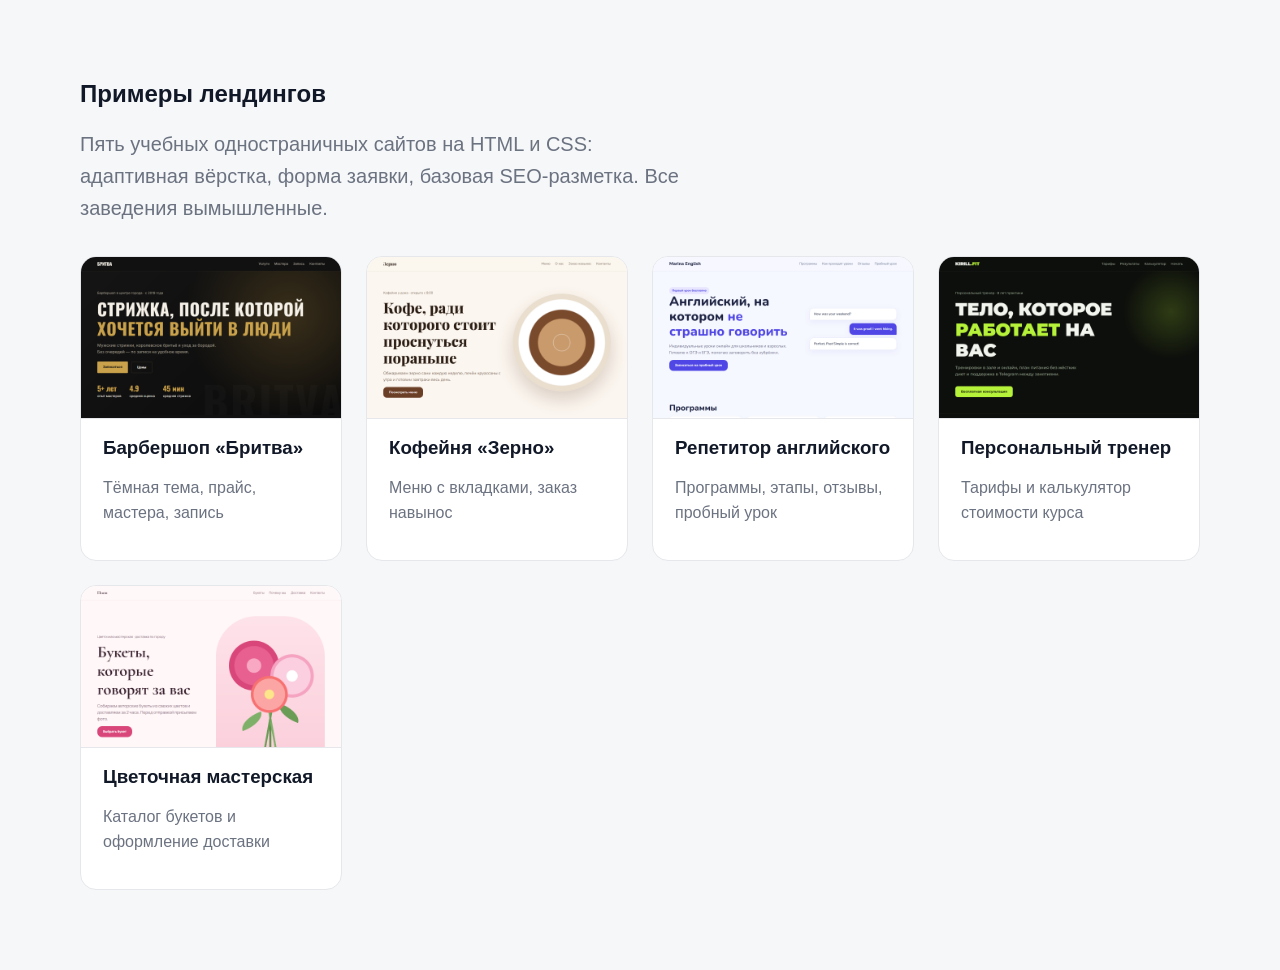
<file: index.html>
<!DOCTYPE html>
<html lang="ru">
<head>
  <meta charset="UTF-8">
  <meta name="viewport" content="width=device-width, initial-scale=1.0">
  <title>Примеры лендингов — портфолио</title>
  <meta name="description" content="Пять учебных лендингов: барбершоп, кофейня, репетитор, фитнес-тренер, цветочный магазин.">
  <link rel="stylesheet" href="shared/base.css">
  <style>
    :root { --bg: #f6f7f9; --card: #fff; --text: #111827; --muted: #6b7280; --line: #e5e7eb; --accent: #111827; --on-accent: #fff; --radius: 16px; }
    .item { display: block; text-decoration: none; overflow: hidden; padding: 0; }
    .item img { width: 100%; aspect-ratio: 16 / 10; object-fit: cover; object-position: top; border-bottom: 1px solid var(--line); }
    .item div { padding: 18px 22px; }
    .item h3 { margin: 0 0 4px; }
  </style>
</head>
<body>
  <main>
    <section>
      <div class="container">
        <h1>Примеры лендингов</h1>
        <p class="lead">Пять учебных одностраничных сайтов на HTML и CSS: адаптивная вёрстка, форма заявки, базовая SEO-разметка. Все заведения вымышленные.</p>
        <div class="grid" style="margin-top:32px">
          <a class="card item" href="barbershop/"><img src="screenshots/barbershop.png" alt="Барбершоп «Бритва»"><div><h3>Барбершоп «Бритва»</h3><p class="muted">Тёмная тема, прайс, мастера, запись</p></div></a>
          <a class="card item" href="coffee/"><img src="screenshots/coffee.png" alt="Кофейня «Зерно»"><div><h3>Кофейня «Зерно»</h3><p class="muted">Меню с вкладками, заказ навынос</p></div></a>
          <a class="card item" href="tutor/"><img src="screenshots/tutor.png" alt="Репетитор английского"><div><h3>Репетитор английского</h3><p class="muted">Программы, этапы, отзывы, пробный урок</p></div></a>
          <a class="card item" href="fitness/"><img src="screenshots/fitness.png" alt="Персональный тренер"><div><h3>Персональный тренер</h3><p class="muted">Тарифы и калькулятор стоимости курса</p></div></a>
          <a class="card item" href="flowers/"><img src="screenshots/flowers.png" alt="Цветочная мастерская «Пион»"><div><h3>Цветочная мастерская</h3><p class="muted">Каталог букетов и оформление доставки</p></div></a>
        </div>
      </div>
    </section>
  </main>
</body>
</html>
</file>
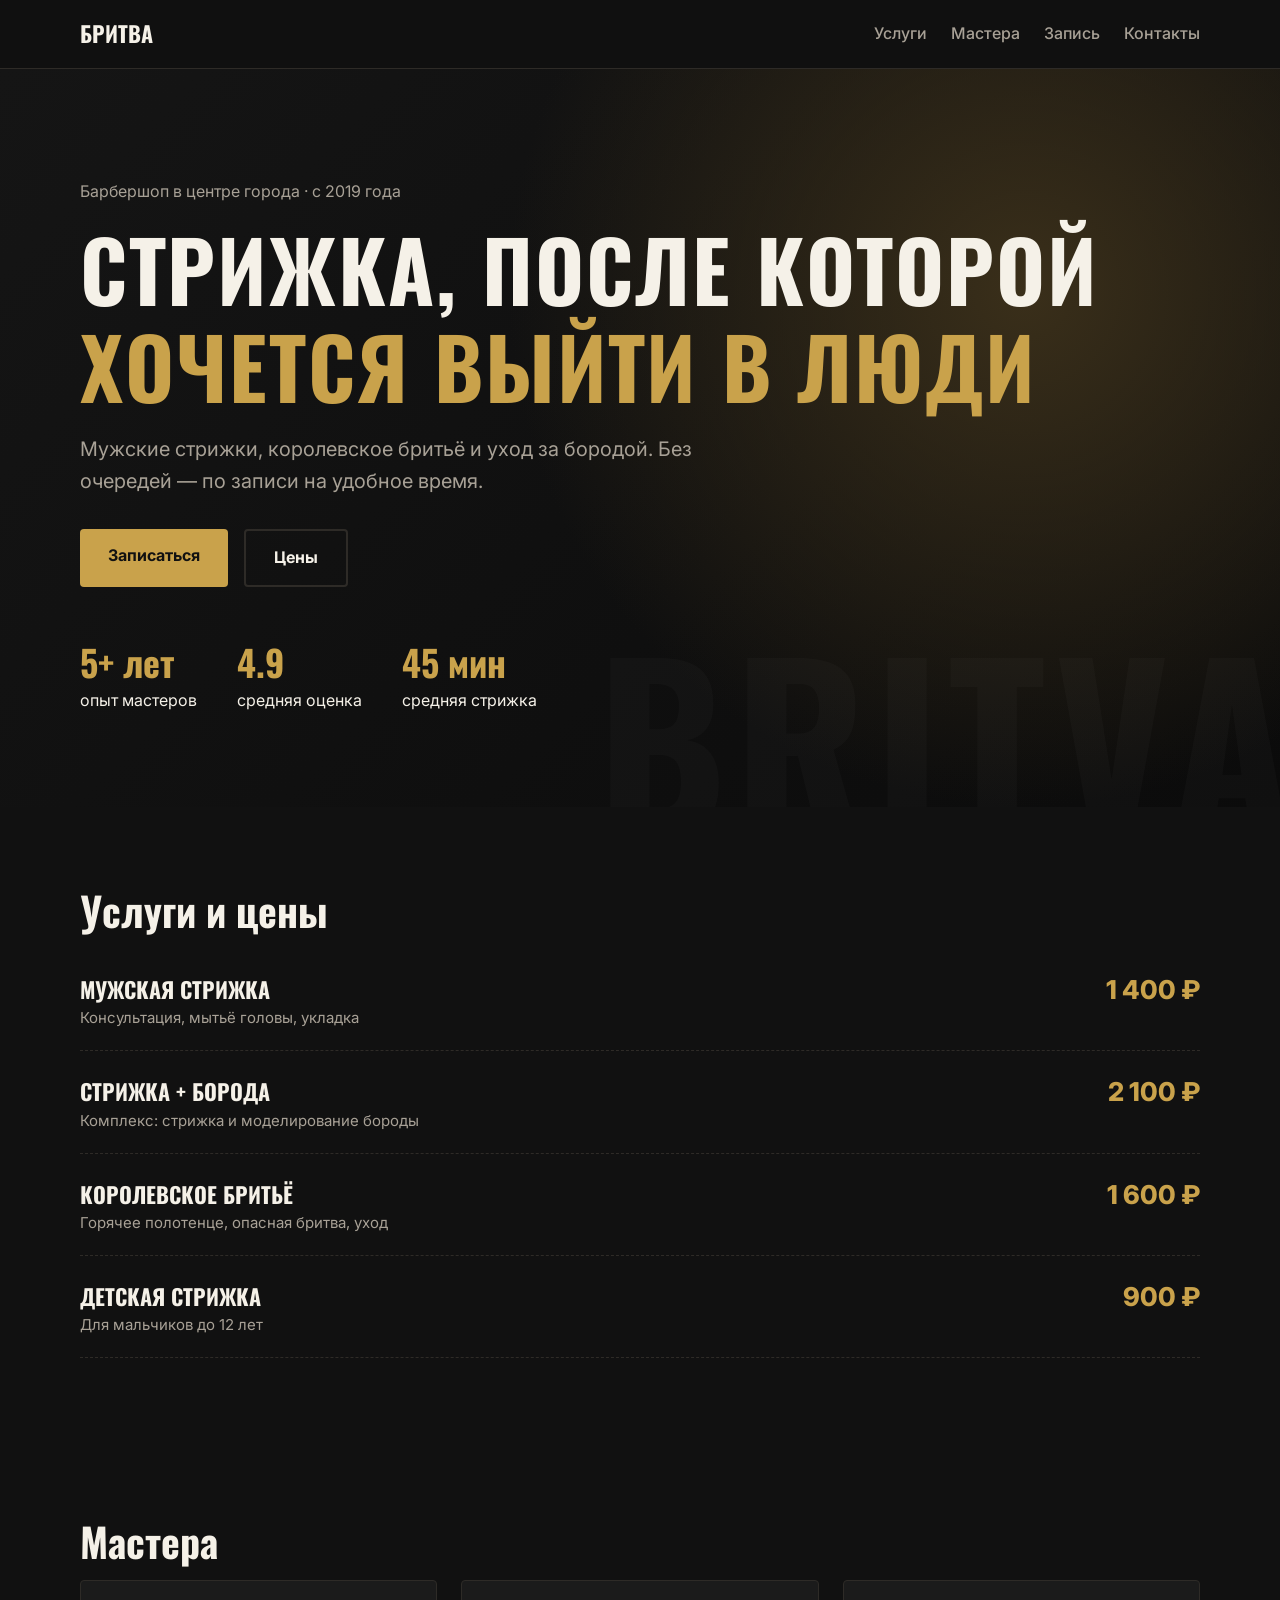
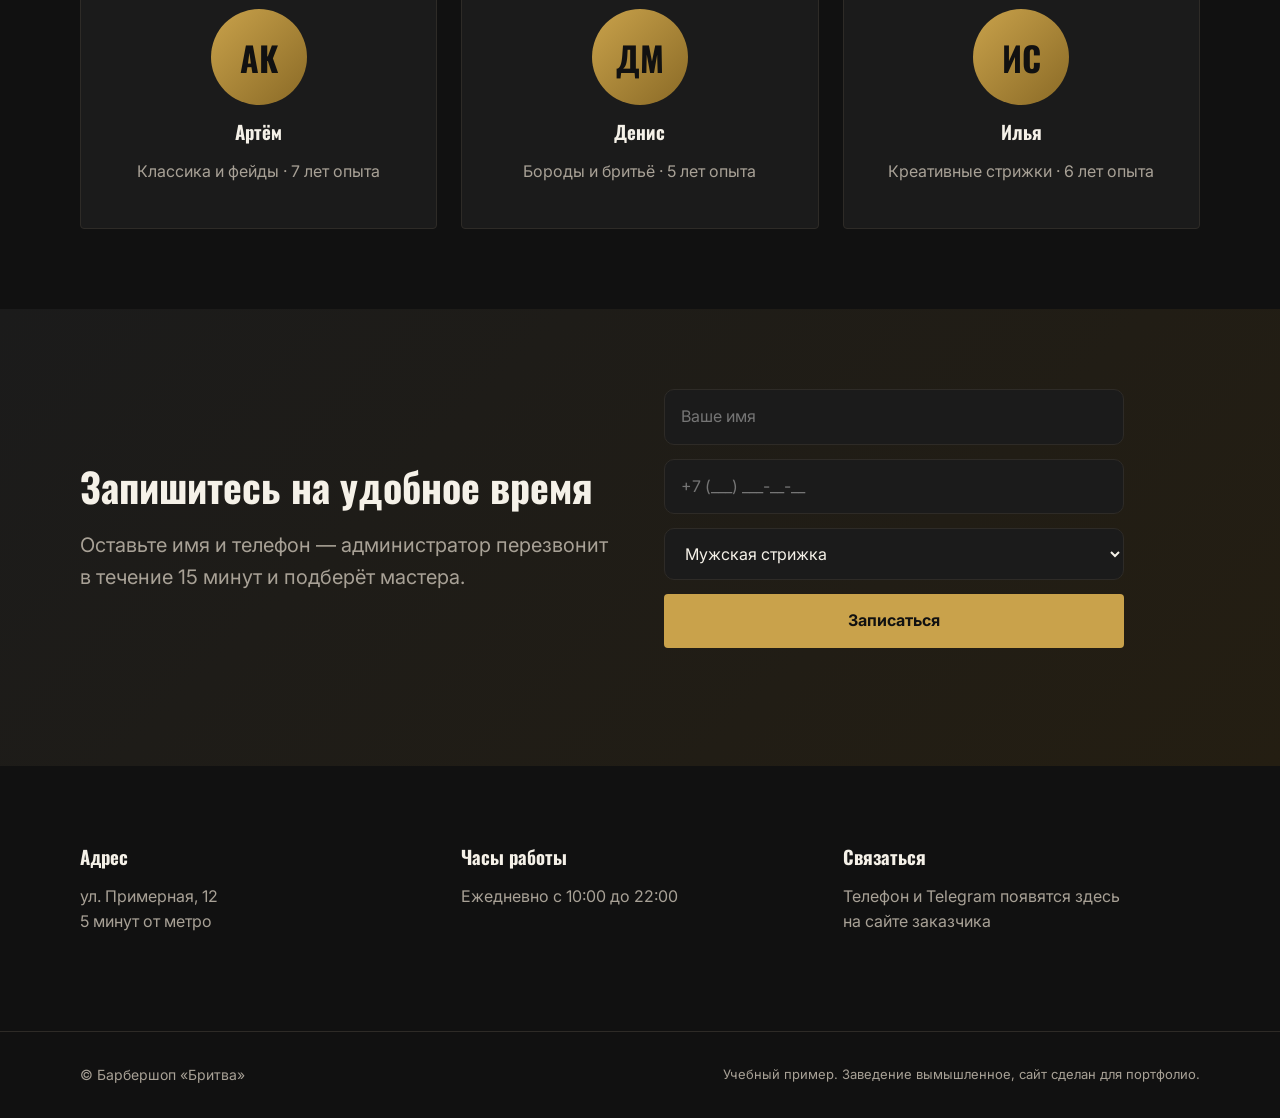
<file: barbershop/index.html>
<!DOCTYPE html>
<html lang="ru">
<head>
  <meta charset="UTF-8">
  <meta name="viewport" content="width=device-width, initial-scale=1.0">
  <title>Барбершоп «Бритва» — мужские стрижки в центре города</title>
  <meta name="description" content="Мужские стрижки, бритьё и оформление бороды. Запись онлайн, мастера с опытом от 5 лет.">
  <meta property="og:title" content="Барбершоп «Бритва»">
  <meta property="og:description" content="Мужские стрижки и бритьё. Запись онлайн.">
  <link rel="preconnect" href="https://fonts.googleapis.com">
  <link rel="preconnect" href="https://fonts.gstatic.com" crossorigin>
  <link href="https://fonts.googleapis.com/css2?family=Oswald:wght@500;700&family=Inter:wght@400;500;700&display=swap" rel="stylesheet">
  <link rel="stylesheet" href="../shared/base.css">
  <style>
    :root {
      --bg: #111111; --header-bg: #111111ee; --card: #1b1b1b; --text: #f5f1e8; --muted: #a8a196;
      --line: #2e2b27; --accent: #c9a24b; --on-accent: #111; --radius: 4px;
      --font-head: "Oswald", sans-serif; --font-body: "Inter", sans-serif;
    }
    .hero { min-height: 82vh; display: grid; align-items: center; position: relative; overflow: hidden;
      background: radial-gradient(circle at 80% 30%, #3a2f1a 0, transparent 45%), linear-gradient(135deg, #151515, #0b0b0b); }
    .hero::after { content: "BRITVA"; position: absolute; right: -20px; bottom: -40px; font: 700 220px/1 "Oswald"; color: #ffffff06; letter-spacing: 8px; }
    .hero h1 { font-size: clamp(42px, 7vw, 84px); text-transform: uppercase; letter-spacing: 2px; }
    .hero h1 span { color: var(--accent); }
    .hero-actions { display: flex; gap: 16px; flex-wrap: wrap; margin-top: 32px; }
    .stats { display: flex; gap: 40px; margin-top: 48px; flex-wrap: wrap; }
    .stats b { display: block; font: 700 36px "Oswald"; color: var(--accent); }
    .service { display: flex; justify-content: space-between; align-items: baseline; gap: 16px; padding: 20px 0; border-bottom: 1px dashed var(--line); }
    .service h3 { font-size: 22px; margin: 0; text-transform: uppercase; }
    .service p { margin: 4px 0 0; color: var(--muted); font-size: 15px; }
    .masters .card { text-align: center; }
    .avatar { width: 96px; height: 96px; border-radius: 50%; margin: 0 auto 16px; display: grid; place-items: center;
      font: 700 34px "Oswald"; color: var(--on-accent); background: linear-gradient(135deg, var(--accent), #8a6a26); }
    .book { background: linear-gradient(135deg, #1b1b1b, #241e12); }
    .book .container { display: grid; grid-template-columns: 1fr 1fr; gap: 48px; align-items: center; }
    @media (max-width: 760px) { .book .container { grid-template-columns: 1fr; } .hero::after { font-size: 120px; } }
  </style>
</head>
<body>
  <header class="header">
    <div class="container">
      <a class="logo" href="#top">БРИТВА</a>
      <button class="menu-toggle" data-menu-toggle aria-controls="nav" aria-expanded="false">Меню</button>
      <nav class="nav" id="nav">
        <a href="#services">Услуги</a>
        <a href="#masters">Мастера</a>
        <a href="#book">Запись</a>
        <a href="#contacts">Контакты</a>
      </nav>
    </div>
  </header>

  <main id="top">
    <section class="hero">
      <div class="container">
        <p class="muted">Барбершоп в центре города · с 2019 года</p>
        <h1>Стрижка, после которой<br><span>хочется выйти в люди</span></h1>
        <p class="lead">Мужские стрижки, королевское бритьё и уход за бородой. Без очередей — по записи на удобное время.</p>
        <div class="hero-actions">
          <a class="btn" href="#book">Записаться</a>
          <a class="btn btn-ghost" href="#services">Цены</a>
        </div>
        <div class="stats">
          <div><b>5+ лет</b>опыт мастеров</div>
          <div><b>4.9</b>средняя оценка</div>
          <div><b>45 мин</b>средняя стрижка</div>
        </div>
      </div>
    </section>

    <section id="services">
      <div class="container">
        <h2>Услуги и цены</h2>
        <div class="service"><div><h3>Мужская стрижка</h3><p>Консультация, мытьё головы, укладка</p></div><span class="price">1 400 ₽</span></div>
        <div class="service"><div><h3>Стрижка + борода</h3><p>Комплекс: стрижка и моделирование бороды</p></div><span class="price">2 100 ₽</span></div>
        <div class="service"><div><h3>Королевское бритьё</h3><p>Горячее полотенце, опасная бритва, уход</p></div><span class="price">1 600 ₽</span></div>
        <div class="service"><div><h3>Детская стрижка</h3><p>Для мальчиков до 12 лет</p></div><span class="price">900 ₽</span></div>
      </div>
    </section>

    <section id="masters" class="masters">
      <div class="container">
        <h2>Мастера</h2>
        <div class="grid">
          <div class="card"><div class="avatar">АК</div><h3>Артём</h3><p class="muted">Классика и фейды · 7 лет опыта</p></div>
          <div class="card"><div class="avatar">ДМ</div><h3>Денис</h3><p class="muted">Бороды и бритьё · 5 лет опыта</p></div>
          <div class="card"><div class="avatar">ИС</div><h3>Илья</h3><p class="muted">Креативные стрижки · 6 лет опыта</p></div>
        </div>
      </div>
    </section>

    <section id="book" class="book">
      <div class="container">
        <div>
          <h2>Запишитесь на удобное время</h2>
          <p class="lead">Оставьте имя и телефон — администратор перезвонит в течение 15 минут и подберёт мастера.</p>
        </div>
        <form class="form" data-demo-form novalidate>
          <input name="name" placeholder="Ваше имя" autocomplete="name">
          <input name="phone" placeholder="+7 (___) ___-__-__" inputmode="tel" autocomplete="tel">
          <select name="service" aria-label="Услуга">
            <option>Мужская стрижка</option><option>Стрижка + борода</option><option>Королевское бритьё</option>
          </select>
          <button class="btn" type="submit">Записаться</button>
          <p class="form-status" data-form-status role="status"></p>
        </form>
      </div>
    </section>

    <section id="contacts">
      <div class="container grid">
        <div><h3>Адрес</h3><p class="muted">ул. Примерная, 12<br>5 минут от метро</p></div>
        <div><h3>Часы работы</h3><p class="muted">Ежедневно с 10:00 до 22:00</p></div>
        <div><h3>Связаться</h3><p class="muted">Телефон и Telegram появятся здесь<br>на сайте заказчика</p></div>
      </div>
    </section>
  </main>

  <footer class="footer">
    <div class="container">
      <span>© Барбершоп «Бритва»</span>
      <span class="demo-note">Учебный пример. Заведение вымышленное, сайт сделан для портфолио.</span>
    </div>
  </footer>
  <script src="../shared/form.js"></script>
</body>
</html>
</file>
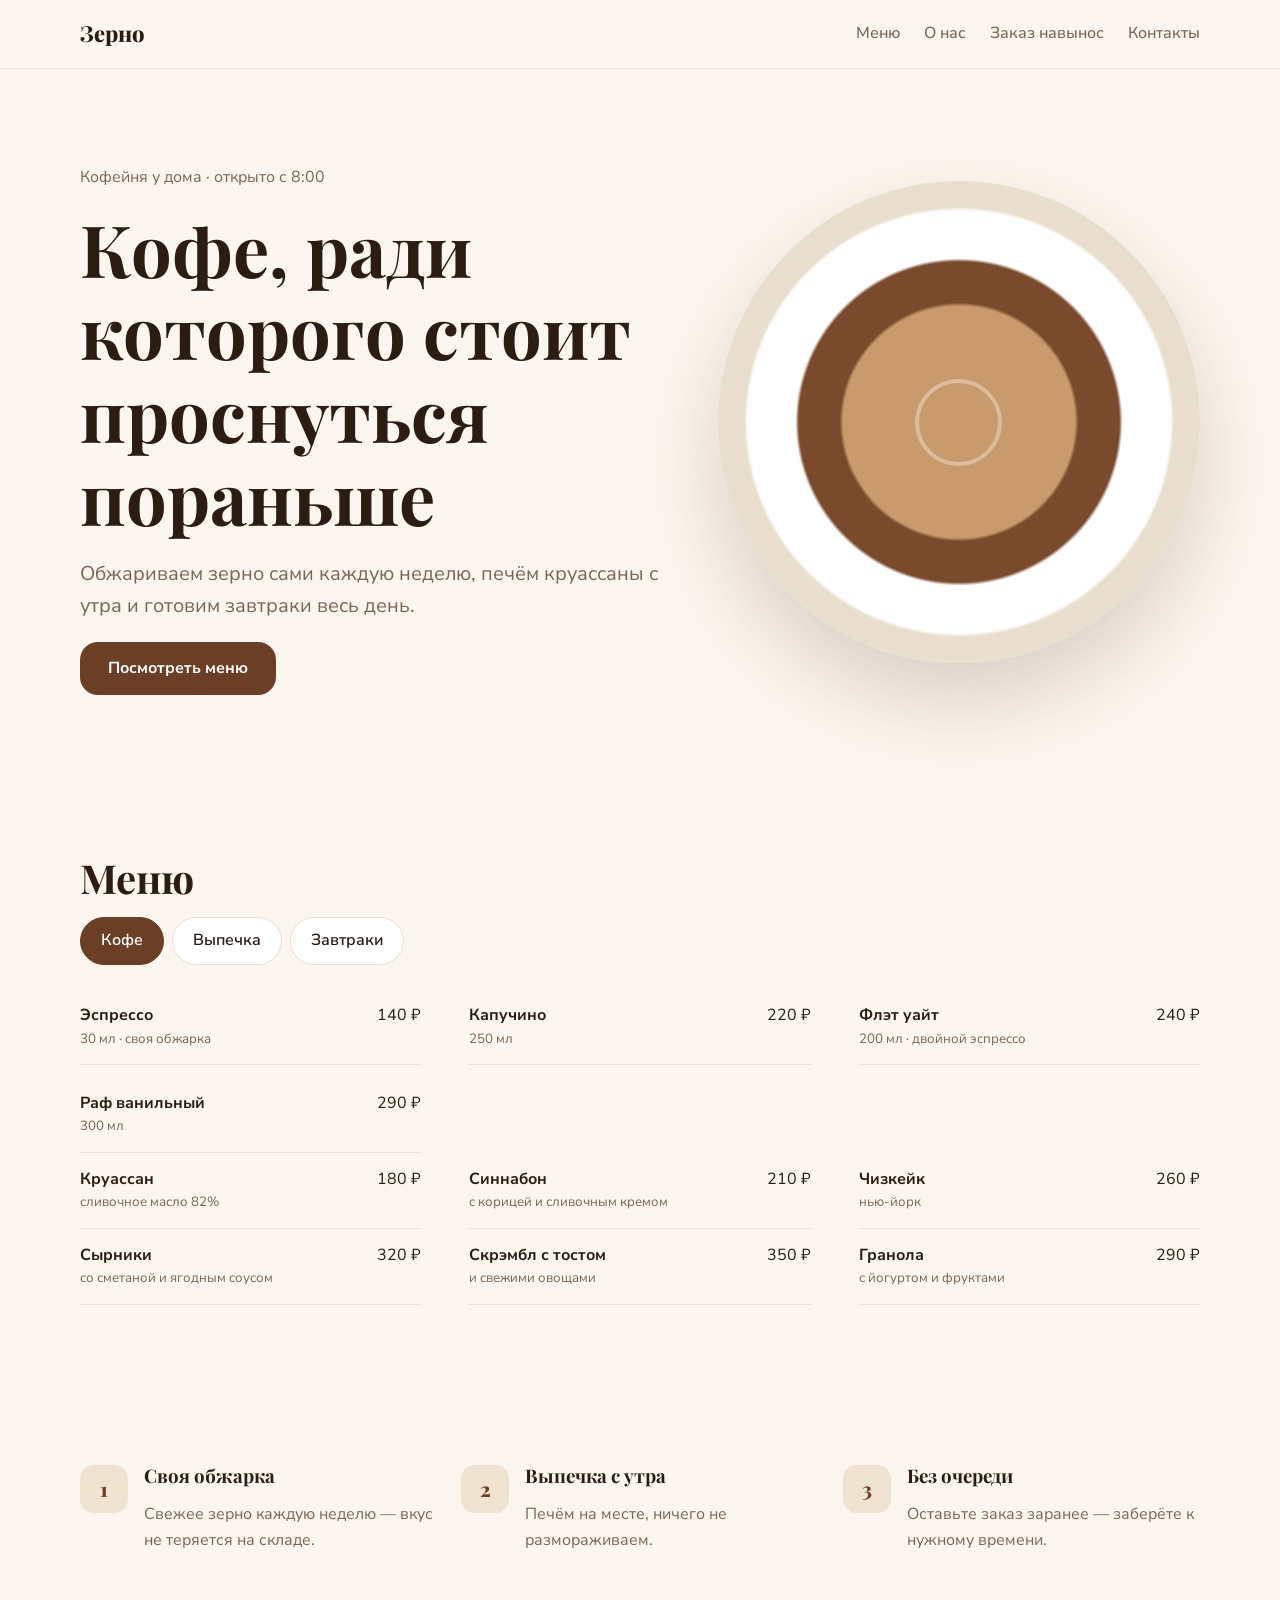
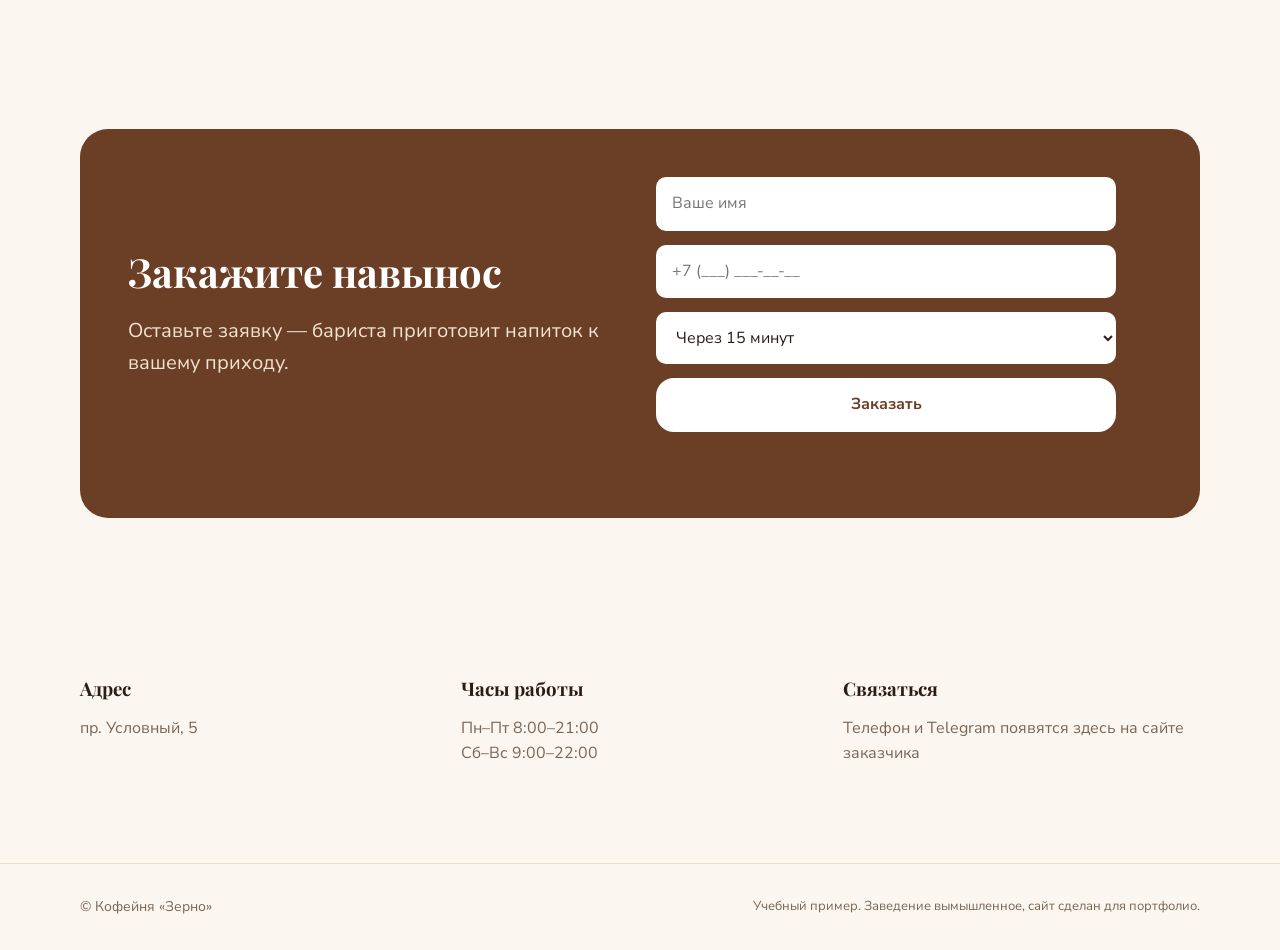
<file: coffee/index.html>
<!DOCTYPE html>
<html lang="ru">
<head>
  <meta charset="UTF-8">
  <meta name="viewport" content="width=device-width, initial-scale=1.0">
  <title>Кофейня «Зерно» — кофе своей обжарки и выпечка</title>
  <meta name="description" content="Кофе своей обжарки, домашняя выпечка и завтраки весь день. Заказ навынос без очереди.">
  <meta property="og:title" content="Кофейня «Зерно»">
  <meta property="og:description" content="Кофе своей обжарки и выпечка каждый день.">
  <link rel="preconnect" href="https://fonts.googleapis.com">
  <link rel="preconnect" href="https://fonts.gstatic.com" crossorigin>
  <link href="https://fonts.googleapis.com/css2?family=Playfair+Display:wght@600;800&family=Nunito+Sans:wght@400;600;700&display=swap" rel="stylesheet">
  <link rel="stylesheet" href="../shared/base.css">
  <style>
    :root {
      --bg: #fbf6ef; --header-bg: #fbf6efee; --card: #ffffff; --text: #2b1d14; --muted: #7a6656;
      --line: #eadfce; --accent: #6b3e26; --on-accent: #fff; --radius: 18px;
      --font-head: "Playfair Display", serif; --font-body: "Nunito Sans", sans-serif;
    }
    .hero .container { display: grid; grid-template-columns: 1.1fr .9fr; gap: 48px; align-items: center; }
    .hero h1 { font-size: clamp(40px, 6vw, 72px); }
    .cup { aspect-ratio: 1; border-radius: 50%; position: relative;
      background: radial-gradient(circle at 50% 50%, #c99a6b 0 34%, #7a4a2c 35% 47%, #fff 48% 62%, #eadfce 63%); box-shadow: 0 40px 80px #6b3e2633; }
    .cup::after { content: ""; position: absolute; inset: 41%; border-radius: 50%; border: 4px solid #fff5; }
    .menu-list { display: grid; grid-template-columns: repeat(auto-fit, minmax(300px, 1fr)); gap: 12px 48px; }
    .menu-item { display: flex; justify-content: space-between; gap: 12px; padding: 14px 0; border-bottom: 1px solid var(--line); }
    .menu-item b { font-weight: 700; }
    .menu-item small { display: block; color: var(--muted); }
    .tabs { display: flex; gap: 8px; flex-wrap: wrap; margin-bottom: 24px; }
    .tab { padding: 10px 20px; border-radius: 999px; border: 1px solid var(--line); background: var(--card); cursor: pointer; font: inherit; font-weight: 600; color: var(--text); }
    .tab[aria-selected="true"] { background: var(--accent); color: var(--on-accent); border-color: var(--accent); }
    .feature { display: flex; gap: 16px; }
    .feature span { flex: none; width: 48px; height: 48px; border-radius: 14px; background: #f1e3d1; display: grid; place-items: center; font: 800 20px "Playfair Display"; color: var(--accent); }
    .order { background: var(--accent); color: #fff; border-radius: 28px; padding: 48px; display: grid; grid-template-columns: 1fr 1fr; gap: 32px; align-items: center; }
    .order .lead { color: #f1e3d1; }
    .order .btn { background: #fff; color: var(--accent); }
    .order .form input, .order .form select { border: 0; }
    @media (max-width: 760px) { .hero .container, .order { grid-template-columns: 1fr; } .order { padding: 28px; } .cup { width: 100%; max-width: 280px; margin: 0 auto; } }
  </style>
</head>
<body>
  <header class="header">
    <div class="container">
      <a class="logo" href="#top">Зерно</a>
      <button class="menu-toggle" data-menu-toggle aria-controls="nav" aria-expanded="false">Меню</button>
      <nav class="nav" id="nav">
        <a href="#menu">Меню</a>
        <a href="#about">О нас</a>
        <a href="#order">Заказ навынос</a>
        <a href="#contacts">Контакты</a>
      </nav>
    </div>
  </header>

  <main id="top">
    <section class="hero">
      <div class="container">
        <div>
          <p class="muted">Кофейня у дома · открыто с 8:00</p>
          <h1>Кофе, ради которого стоит проснуться пораньше</h1>
          <p class="lead">Обжариваем зерно сами каждую неделю, печём круассаны с утра и готовим завтраки весь день.</p>
          <a class="btn" href="#menu">Посмотреть меню</a>
        </div>
        <div class="cup" role="img" aria-label="Чашка капучино, вид сверху"></div>
      </div>
    </section>

    <section id="menu">
      <div class="container">
        <h2>Меню</h2>
        <div class="tabs" role="tablist">
          <button class="tab" role="tab" aria-selected="true" data-tab="coffee">Кофе</button>
          <button class="tab" role="tab" aria-selected="false" data-tab="bakery">Выпечка</button>
          <button class="tab" role="tab" aria-selected="false" data-tab="breakfast">Завтраки</button>
        </div>
        <div class="menu-list" data-panel="coffee">
          <div class="menu-item"><div><b>Эспрессо</b><small>30 мл · своя обжарка</small></div><span>140 ₽</span></div>
          <div class="menu-item"><div><b>Капучино</b><small>250 мл</small></div><span>220 ₽</span></div>
          <div class="menu-item"><div><b>Флэт уайт</b><small>200 мл · двойной эспрессо</small></div><span>240 ₽</span></div>
          <div class="menu-item"><div><b>Раф ванильный</b><small>300 мл</small></div><span>290 ₽</span></div>
        </div>
        <div class="menu-list" data-panel="bakery" hidden>
          <div class="menu-item"><div><b>Круассан</b><small>сливочное масло 82%</small></div><span>180 ₽</span></div>
          <div class="menu-item"><div><b>Синнабон</b><small>с корицей и сливочным кремом</small></div><span>210 ₽</span></div>
          <div class="menu-item"><div><b>Чизкейк</b><small>нью-йорк</small></div><span>260 ₽</span></div>
        </div>
        <div class="menu-list" data-panel="breakfast" hidden>
          <div class="menu-item"><div><b>Сырники</b><small>со сметаной и ягодным соусом</small></div><span>320 ₽</span></div>
          <div class="menu-item"><div><b>Скрэмбл с тостом</b><small>и свежими овощами</small></div><span>350 ₽</span></div>
          <div class="menu-item"><div><b>Гранола</b><small>с йогуртом и фруктами</small></div><span>290 ₽</span></div>
        </div>
      </div>
    </section>

    <section id="about">
      <div class="container grid">
        <div class="feature"><span>1</span><div><h3>Своя обжарка</h3><p class="muted">Свежее зерно каждую неделю — вкус не теряется на складе.</p></div></div>
        <div class="feature"><span>2</span><div><h3>Выпечка с утра</h3><p class="muted">Печём на месте, ничего не размораживаем.</p></div></div>
        <div class="feature"><span>3</span><div><h3>Без очереди</h3><p class="muted">Оставьте заказ заранее — заберёте к нужному времени.</p></div></div>
      </div>
    </section>

    <section id="order">
      <div class="container">
        <div class="order">
          <div>
            <h2>Закажите навынос</h2>
            <p class="lead">Оставьте заявку — бариста приготовит напиток к вашему приходу.</p>
          </div>
          <form class="form" data-demo-form novalidate>
            <input name="name" placeholder="Ваше имя" autocomplete="name">
            <input name="phone" placeholder="+7 (___) ___-__-__" inputmode="tel" autocomplete="tel">
            <select name="time" aria-label="Время"><option>Через 15 минут</option><option>Через 30 минут</option><option>Через час</option></select>
            <button class="btn" type="submit">Заказать</button>
            <p class="form-status" data-form-status role="status"></p>
          </form>
        </div>
      </div>
    </section>

    <section id="contacts">
      <div class="container grid">
        <div><h3>Адрес</h3><p class="muted">пр. Условный, 5</p></div>
        <div><h3>Часы работы</h3><p class="muted">Пн–Пт 8:00–21:00<br>Сб–Вс 9:00–22:00</p></div>
        <div><h3>Связаться</h3><p class="muted">Телефон и Telegram появятся здесь на сайте заказчика</p></div>
      </div>
    </section>
  </main>

  <footer class="footer">
    <div class="container">
      <span>© Кофейня «Зерно»</span>
      <span class="demo-note">Учебный пример. Заведение вымышленное, сайт сделан для портфолио.</span>
    </div>
  </footer>
  <script src="../shared/form.js"></script>
  <script>
    // Переключение вкладок меню
    const tabs = document.querySelectorAll(".tab");
    tabs.forEach((tab) => tab.addEventListener("click", () => {
      tabs.forEach((t) => t.setAttribute("aria-selected", String(t === tab)));
      document.querySelectorAll("[data-panel]").forEach((panel) => {
        panel.hidden = panel.dataset.panel !== tab.dataset.tab;
      });
    }));
  </script>
</body>
</html>
</file>
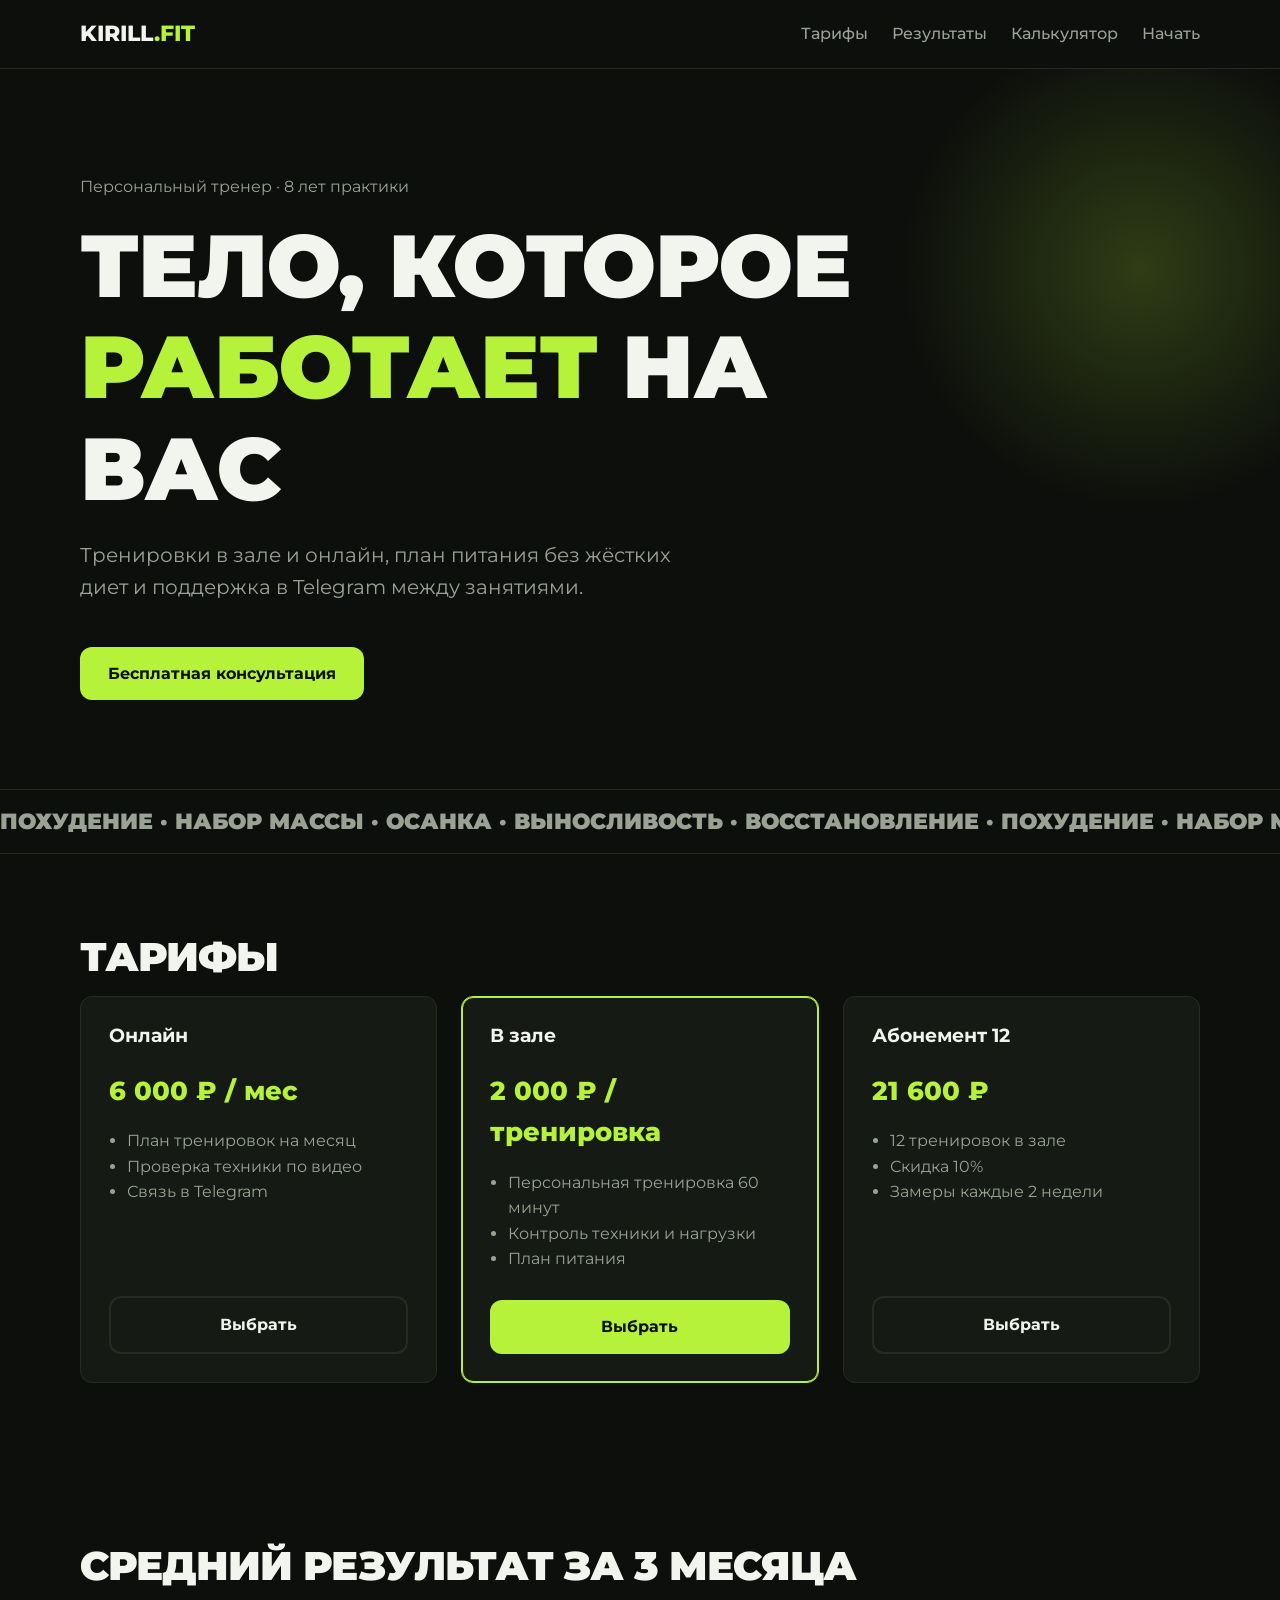
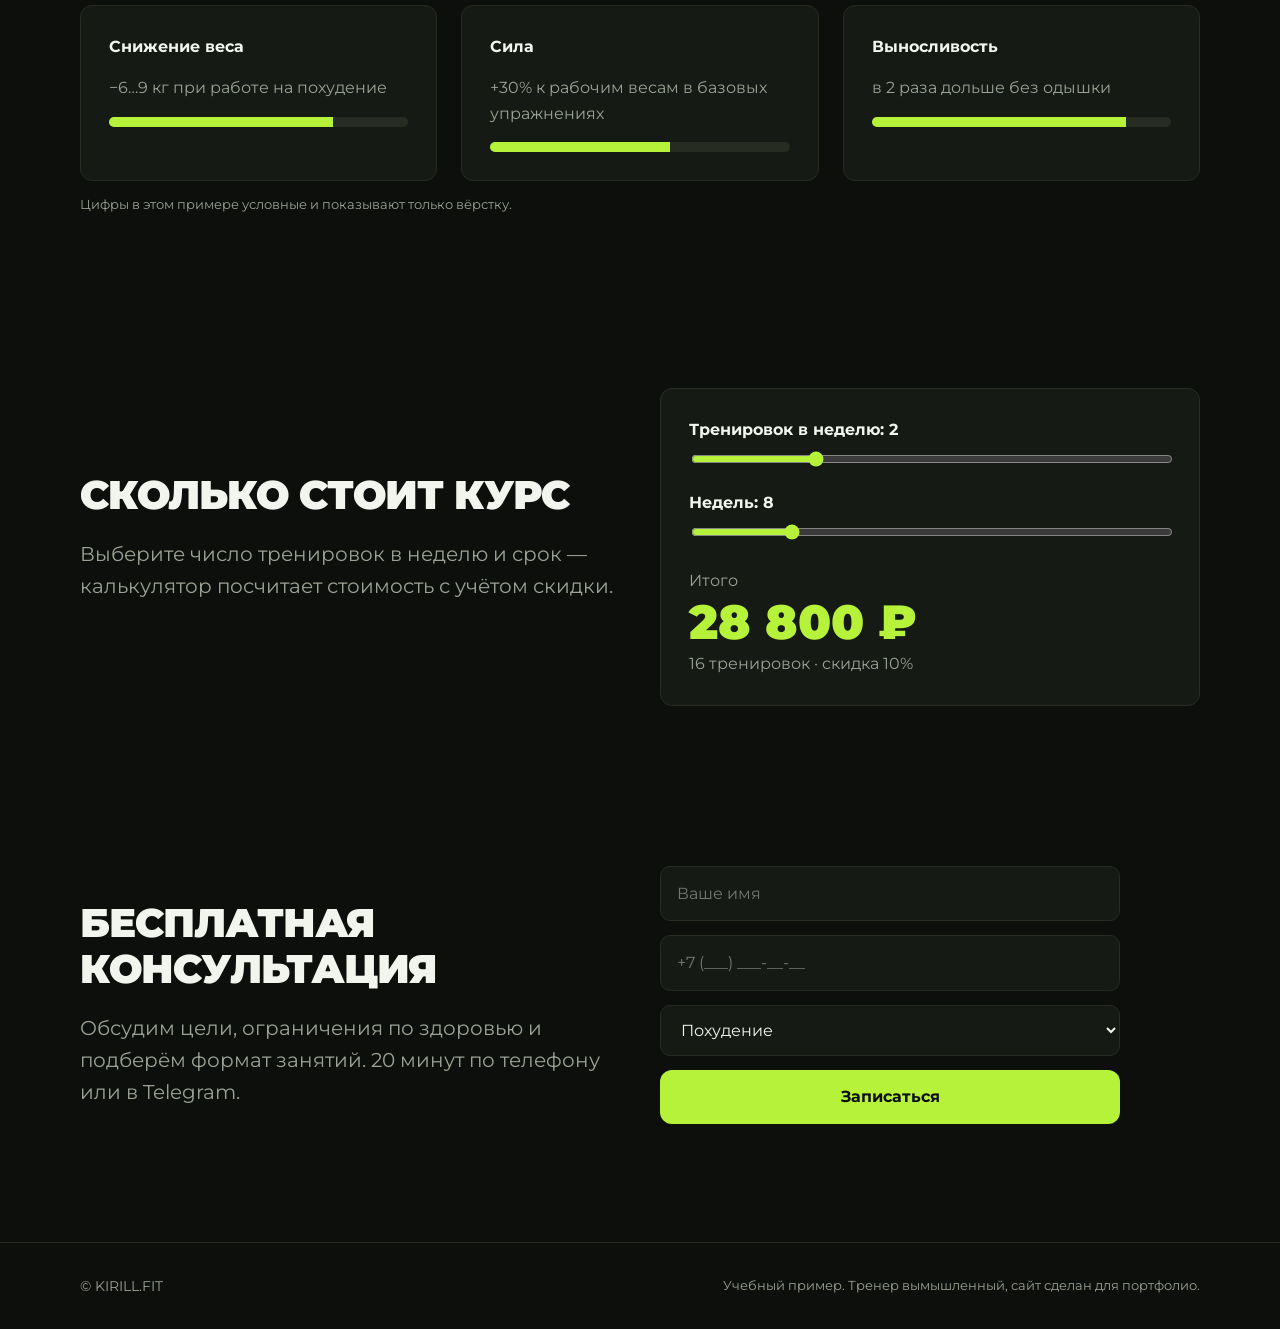
<file: fitness/index.html>
<!DOCTYPE html>
<html lang="ru">
<head>
  <meta charset="UTF-8">
  <meta name="viewport" content="width=device-width, initial-scale=1.0">
  <title>Персональный тренер Кирилл — тренировки в зале и онлайн</title>
  <meta name="description" content="Персональные тренировки и план питания. Похудение, набор мышечной массы, восстановление после травм.">
  <meta property="og:title" content="Персональный тренер Кирилл">
  <meta property="og:description" content="Тренировки в зале и онлайн, план питания.">
  <link rel="preconnect" href="https://fonts.googleapis.com">
  <link rel="preconnect" href="https://fonts.gstatic.com" crossorigin>
  <link href="https://fonts.googleapis.com/css2?family=Montserrat:wght@500;700;900&display=swap" rel="stylesheet">
  <link rel="stylesheet" href="../shared/base.css">
  <style>
    :root {
      --bg: #0d0f0c; --header-bg: #0d0f0cee; --card: #161a14; --text: #f2f5ee; --muted: #9aa393;
      --line: #262c22; --accent: #b6f23a; --on-accent: #0d0f0c; --radius: 12px;
      --font-head: "Montserrat", sans-serif; --font-body: "Montserrat", sans-serif;
    }
    h1, h2 { font-weight: 900; text-transform: uppercase; letter-spacing: -1px; }
    .hero { min-height: 80vh; display: grid; align-items: center; position: relative; overflow: hidden; }
    .hero::before { content: ""; position: absolute; width: 520px; height: 520px; right: -120px; top: -60px; border-radius: 50%;
      background: radial-gradient(circle, #b6f23a33, transparent 65%); }
    .hero h1 { font-size: clamp(40px, 7vw, 88px); max-width: 900px; }
    .hero h1 span { color: var(--accent); }
    .hero .btn { margin-top: 24px; }
    .marquee { border-block: 1px solid var(--line); overflow: hidden; white-space: nowrap; padding: 18px 0; font: 900 22px "Montserrat"; text-transform: uppercase; color: var(--muted); }
    .marquee span { display: inline-block; animation: run 18s linear infinite; }
    @keyframes run { from { transform: translateX(0); } to { transform: translateX(-50%); } }
    .plans .card { display: flex; flex-direction: column; gap: 8px; }
    .plans .card.featured { border-color: var(--accent); box-shadow: 0 0 0 1px var(--accent) inset; }
    .plans .card .btn { margin-top: auto; text-align: center; }
    .plans ul { padding-left: 18px; color: var(--muted); margin: 8px 0 20px; }
    .result-bar { height: 10px; border-radius: 99px; background: var(--line); overflow: hidden; margin-top: 10px; }
    .result-bar i { display: block; height: 100%; background: var(--accent); }
    .calc { display: grid; grid-template-columns: 1fr 1fr; gap: 40px; align-items: center; }
    .calc label { display: block; font-weight: 700; margin-bottom: 6px; }
    .calc input[type=range] { width: 100%; accent-color: var(--accent); }
    .calc-result { font: 900 48px "Montserrat"; color: var(--accent); }
    @media (max-width: 760px) { .calc { grid-template-columns: 1fr; } }
  </style>
</head>
<body>
  <header class="header">
    <div class="container">
      <a class="logo" href="#top">KIRILL<span style="color:var(--accent)">.FIT</span></a>
      <button class="menu-toggle" data-menu-toggle aria-controls="nav" aria-expanded="false">Меню</button>
      <nav class="nav" id="nav">
        <a href="#plans">Тарифы</a>
        <a href="#results">Результаты</a>
        <a href="#calc">Калькулятор</a>
        <a href="#start">Начать</a>
      </nav>
    </div>
  </header>

  <main id="top">
    <section class="hero">
      <div class="container">
        <p class="muted">Персональный тренер · 8 лет практики</p>
        <h1>Тело, которое <span>работает</span> на вас</h1>
        <p class="lead">Тренировки в зале и онлайн, план питания без жёстких диет и поддержка в Telegram между занятиями.</p>
        <a class="btn" href="#start">Бесплатная консультация</a>
      </div>
    </section>

    <div class="marquee" aria-hidden="true"><span>Похудение · Набор массы · Осанка · Выносливость · Восстановление · Похудение · Набор массы · Осанка · Выносливость · Восстановление · </span></div>

    <section id="plans" class="plans">
      <div class="container">
        <h2>Тарифы</h2>
        <div class="grid">
          <div class="card"><h3>Онлайн</h3><span class="price">6 000 ₽ / мес</span>
            <ul><li>План тренировок на месяц</li><li>Проверка техники по видео</li><li>Связь в Telegram</li></ul><a class="btn btn-ghost" href="#start">Выбрать</a></div>
          <div class="card featured"><h3>В зале</h3><span class="price">2 000 ₽ / тренировка</span>
            <ul><li>Персональная тренировка 60 минут</li><li>Контроль техники и нагрузки</li><li>План питания</li></ul><a class="btn" href="#start">Выбрать</a></div>
          <div class="card"><h3>Абонемент 12</h3><span class="price">21 600 ₽</span>
            <ul><li>12 тренировок в зале</li><li>Скидка 10%</li><li>Замеры каждые 2 недели</li></ul><a class="btn btn-ghost" href="#start">Выбрать</a></div>
        </div>
      </div>
    </section>

    <section id="results">
      <div class="container">
        <h2>Средний результат за 3 месяца</h2>
        <div class="grid">
          <div class="card"><b>Снижение веса</b><p class="muted">−6…9 кг при работе на похудение</p><div class="result-bar"><i style="width:75%"></i></div></div>
          <div class="card"><b>Сила</b><p class="muted">+30% к рабочим весам в базовых упражнениях</p><div class="result-bar"><i style="width:60%"></i></div></div>
          <div class="card"><b>Выносливость</b><p class="muted">в 2 раза дольше без одышки</p><div class="result-bar"><i style="width:85%"></i></div></div>
        </div>
        <p class="muted demo-note">Цифры в этом примере условные и показывают только вёрстку.</p>
      </div>
    </section>

    <section id="calc">
      <div class="container calc">
        <div>
          <h2>Сколько стоит курс</h2>
          <p class="lead">Выберите число тренировок в неделю и срок — калькулятор посчитает стоимость с учётом скидки.</p>
        </div>
        <div class="card">
          <label for="perWeek">Тренировок в неделю: <span id="perWeekOut">2</span></label>
          <input id="perWeek" type="range" min="1" max="5" value="2">
          <label for="weeks" style="margin-top:16px">Недель: <span id="weeksOut">8</span></label>
          <input id="weeks" type="range" min="4" max="24" step="4" value="8">
          <p class="muted" style="margin:20px 0 0">Итого</p>
          <div class="calc-result" id="total">28 800 ₽</div>
          <p class="muted" id="discount" style="margin:0"></p>
        </div>
      </div>
    </section>

    <section id="start">
      <div class="container calc">
        <div>
          <h2>Бесплатная консультация</h2>
          <p class="lead">Обсудим цели, ограничения по здоровью и подберём формат занятий. 20 минут по телефону или в Telegram.</p>
        </div>
        <form class="form" data-demo-form novalidate>
          <input name="name" placeholder="Ваше имя" autocomplete="name">
          <input name="phone" placeholder="+7 (___) ___-__-__" inputmode="tel" autocomplete="tel">
          <select name="goal" aria-label="Цель"><option>Похудение</option><option>Набор массы</option><option>Здоровая спина</option></select>
          <button class="btn" type="submit">Записаться</button>
          <p class="form-status" data-form-status role="status"></p>
        </form>
      </div>
    </section>
  </main>

  <footer class="footer">
    <div class="container">
      <span>© KIRILL.FIT</span>
      <span class="demo-note">Учебный пример. Тренер вымышленный, сайт сделан для портфолио.</span>
    </div>
  </footer>
  <script src="../shared/form.js"></script>
  <script>
    // Калькулятор стоимости: 2000 ₽ за тренировку, скидка за длинный курс
    const perWeek = document.getElementById("perWeek");
    const weeks = document.getElementById("weeks");
    const fmt = (n) => n.toLocaleString("ru-RU") + " ₽";
    function update() {
      const sessions = Number(perWeek.value) * Number(weeks.value);
      const discount = weeks.value >= 16 ? 0.15 : weeks.value >= 8 ? 0.1 : 0;
      const total = Math.round(sessions * 2000 * (1 - discount));
      document.getElementById("perWeekOut").textContent = perWeek.value;
      document.getElementById("weeksOut").textContent = weeks.value;
      document.getElementById("total").textContent = fmt(total);
      document.getElementById("discount").textContent =
        `${sessions} тренировок` + (discount ? ` · скидка ${discount * 100}%` : "");
    }
    perWeek.addEventListener("input", update);
    weeks.addEventListener("input", update);
    update();
  </script>
</body>
</html>
</file>
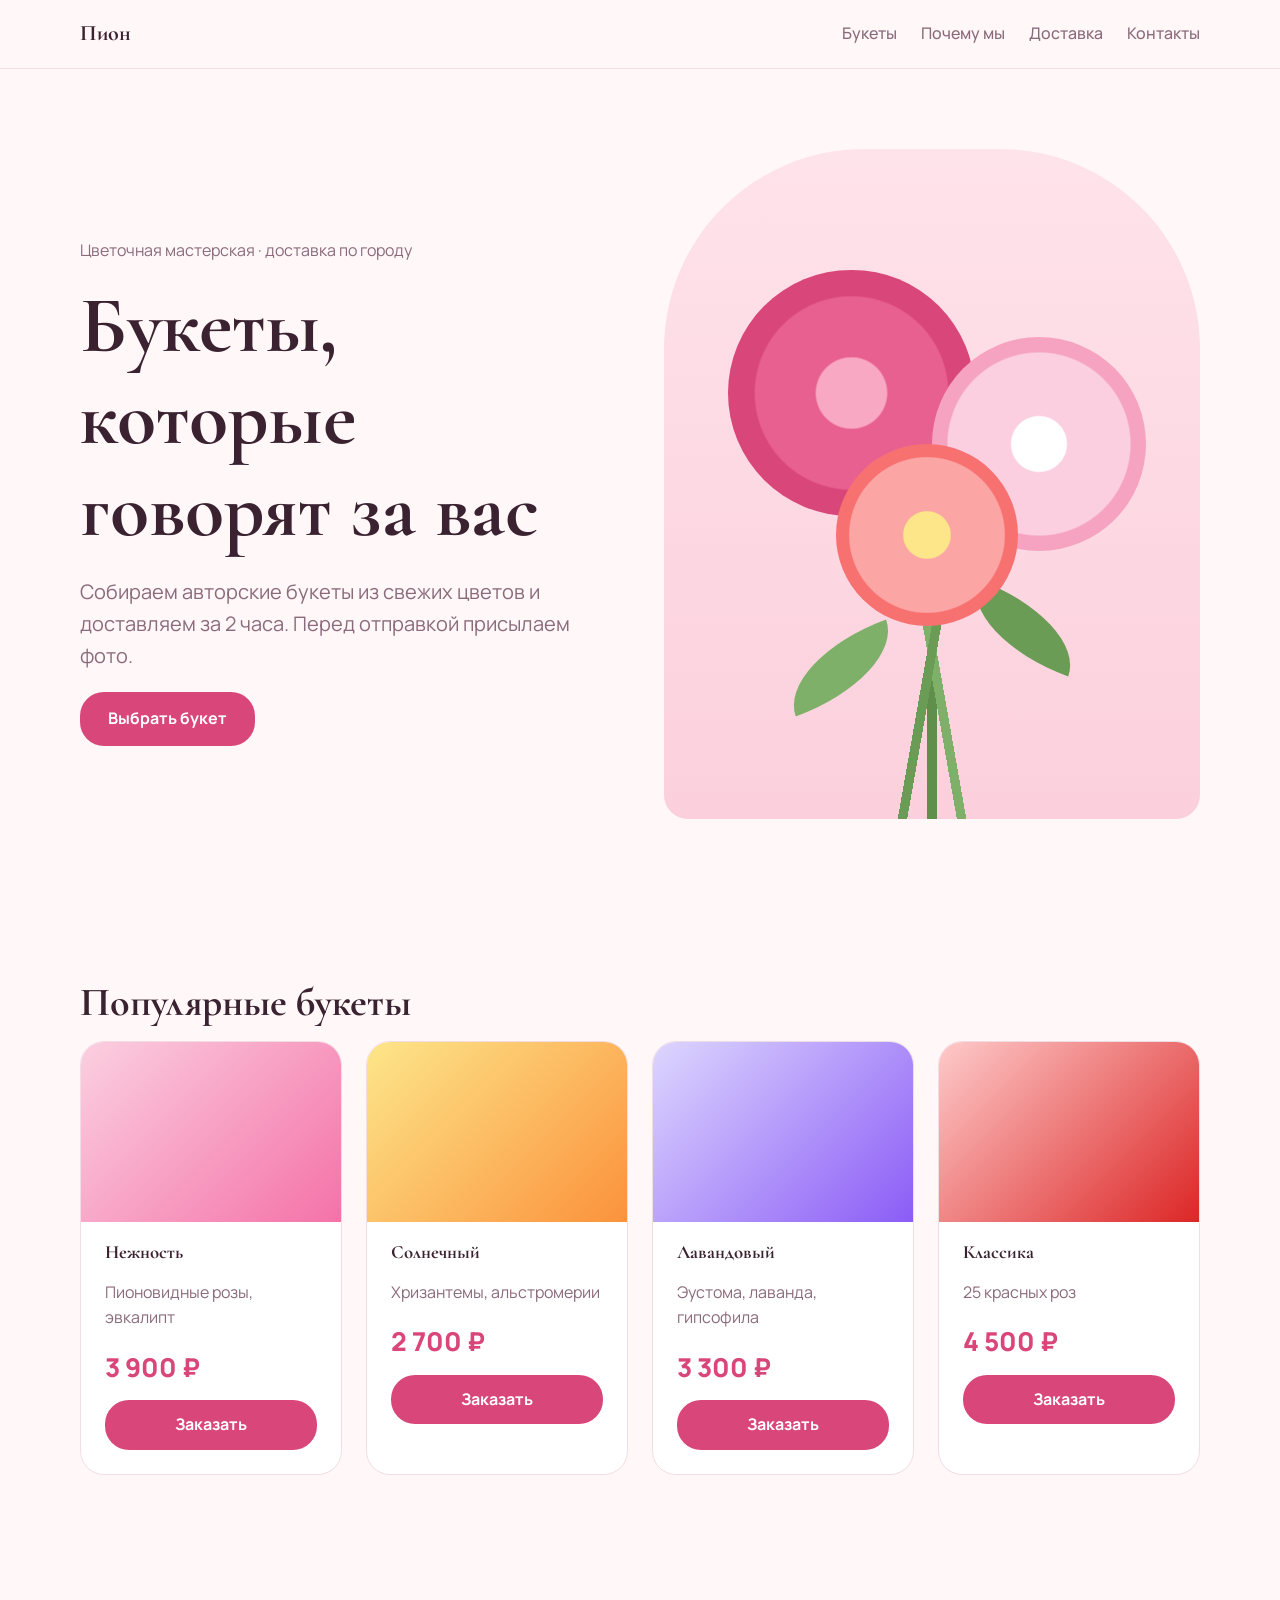
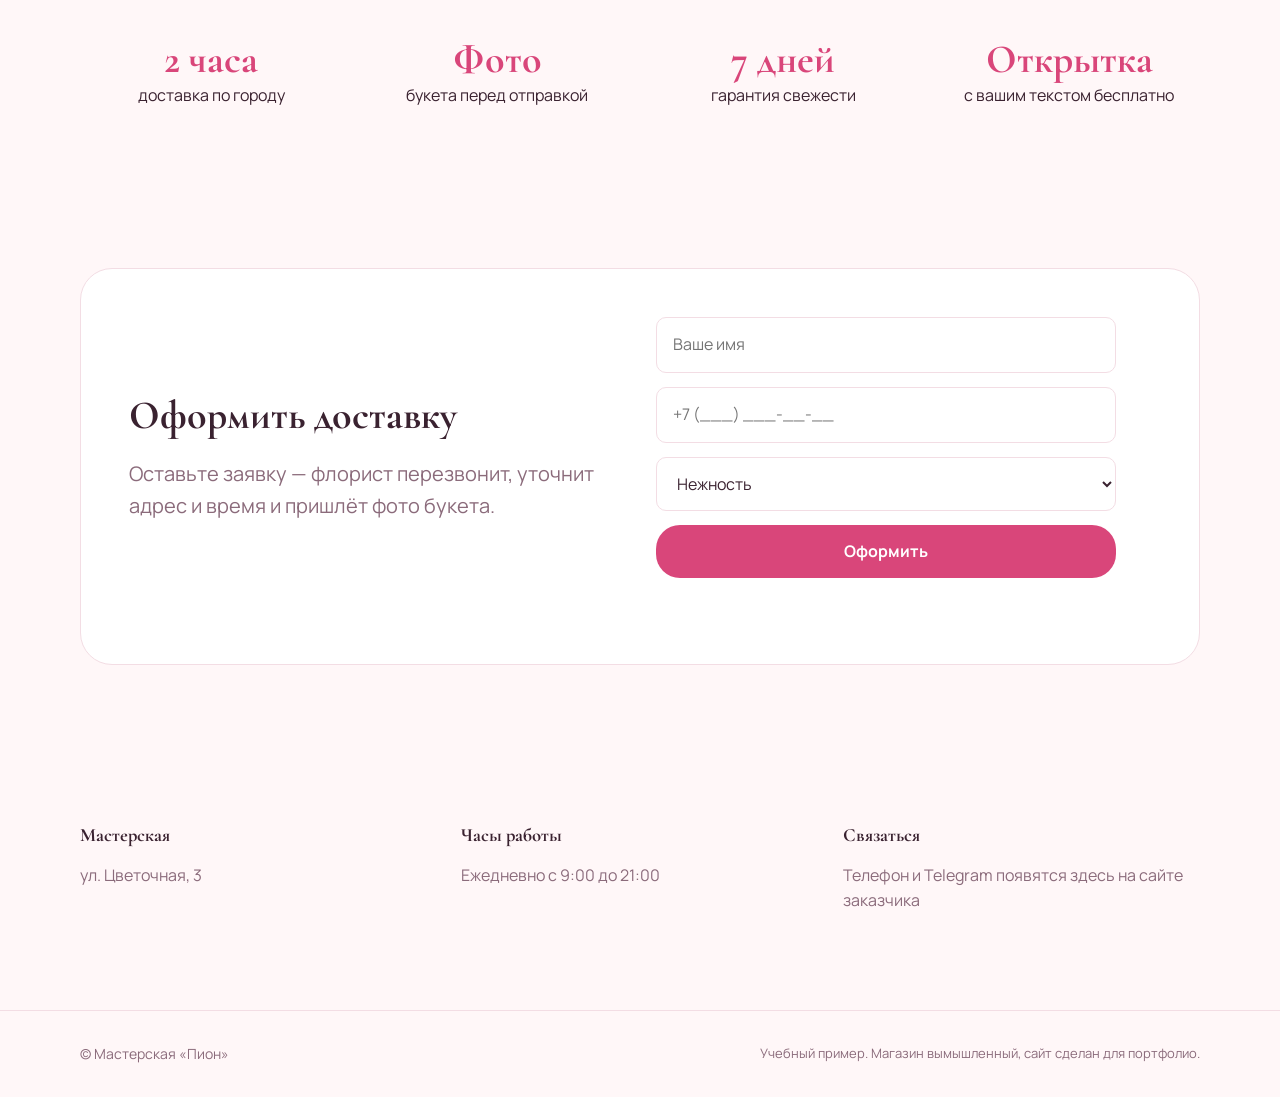
<file: flowers/index.html>
<!DOCTYPE html>
<html lang="ru">
<head>
  <meta charset="UTF-8">
  <meta name="viewport" content="width=device-width, initial-scale=1.0">
  <title>Цветочная мастерская «Пион» — букеты с доставкой за 2 часа</title>
  <meta name="description" content="Авторские букеты из свежих цветов с доставкой по городу за 2 часа. Фото букета перед отправкой.">
  <meta property="og:title" content="Цветочная мастерская «Пион»">
  <meta property="og:description" content="Авторские букеты с доставкой за 2 часа.">
  <link rel="preconnect" href="https://fonts.googleapis.com">
  <link rel="preconnect" href="https://fonts.gstatic.com" crossorigin>
  <link href="https://fonts.googleapis.com/css2?family=Cormorant+Garamond:wght@500;700&family=Manrope:wght@400;600;700&display=swap" rel="stylesheet">
  <link rel="stylesheet" href="../shared/base.css">
  <style>
    :root {
      --bg: #fff7f8; --header-bg: #fff7f8ee; --card: #ffffff; --text: #3a2230; --muted: #8b6b7b;
      --line: #f3dde4; --accent: #d9467a; --on-accent: #fff; --radius: 24px;
      --font-head: "Cormorant Garamond", serif; --font-body: "Manrope", sans-serif;
    }
    h1, h2 { font-weight: 700; }
    .hero .container { display: grid; grid-template-columns: 1fr 1fr; gap: 48px; align-items: center; }
    .hero h1 { font-size: clamp(44px, 6.5vw, 80px); }
    .bouquet { aspect-ratio: 4 / 5; border-radius: 200px 200px 24px 24px; position: relative; overflow: hidden;
      background: linear-gradient(180deg, #ffe3ea, #fbd0dc); }
    .bouquet i { position: absolute; border-radius: 50%; z-index: 1; }
    .bouquet i:nth-child(1) { width: 46%; aspect-ratio: 1; left: 12%; top: 18%; background: radial-gradient(circle, #f9a8c4 0 20%, #e8608f 21% 55%, #d9467a 56%); }
    .bouquet i:nth-child(2) { width: 40%; aspect-ratio: 1; right: 10%; top: 28%; background: radial-gradient(circle, #fff 0 18%, #fbcfe0 19% 60%, #f5a3c0 61%); }
    .bouquet i:nth-child(3) { width: 34%; aspect-ratio: 1; left: 32%; top: 44%; background: radial-gradient(circle, #fde68a 0 18%, #fca5a5 19% 60%, #f87171 61%); }
    .bouquet i:nth-child(4) { z-index: 0; width: 34%; height: 46%; left: 33%; bottom: -2%; border-radius: 0;
      background: linear-gradient(100deg, transparent 46%, #6a9c55 46% 50%, transparent 50%),
                  linear-gradient(80deg, transparent 50%, #7fb069 50% 54%, transparent 54%),
                  linear-gradient(90deg, transparent 47%, #5f8f4b 47% 53%, transparent 53%); }
    .bouquet i:nth-child(5) { z-index: 0; width: 22%; height: 9%; left: 22%; bottom: 18%; border-radius: 100% 0; background: #7fb069; transform: rotate(-20deg); }
    .bouquet i:nth-child(6) { z-index: 0; width: 22%; height: 9%; right: 22%; bottom: 24%; border-radius: 0 100%; background: #6a9c55; transform: rotate(20deg); }
    .catalog .card { padding: 0; overflow: hidden; }
    .catalog .swatch { height: 180px; }
    .catalog .body { padding: 20px 24px 24px; }
    .catalog .body .btn { width: 100%; text-align: center; margin-top: 12px; padding: 12px; }
    .perks { display: grid; grid-template-columns: repeat(auto-fit, minmax(200px, 1fr)); gap: 24px; text-align: center; }
    .perks b { display: block; font: 700 40px "Cormorant Garamond"; color: var(--accent); }
    .delivery { background: var(--card); border: 1px solid var(--line); border-radius: 32px; padding: 48px; display: grid; grid-template-columns: 1fr 1fr; gap: 32px; align-items: center; }
    @media (max-width: 760px) { .hero .container, .delivery { grid-template-columns: 1fr; } .delivery { padding: 28px; } .bouquet { max-width: 320px; margin: 0 auto; width: 100%; } }
  </style>
</head>
<body>
  <header class="header">
    <div class="container">
      <a class="logo" href="#top">Пион</a>
      <button class="menu-toggle" data-menu-toggle aria-controls="nav" aria-expanded="false">Меню</button>
      <nav class="nav" id="nav">
        <a href="#catalog">Букеты</a>
        <a href="#perks">Почему мы</a>
        <a href="#delivery">Доставка</a>
        <a href="#contacts">Контакты</a>
      </nav>
    </div>
  </header>

  <main id="top">
    <section class="hero">
      <div class="container">
        <div>
          <p class="muted">Цветочная мастерская · доставка по городу</p>
          <h1>Букеты, которые говорят за вас</h1>
          <p class="lead">Собираем авторские букеты из свежих цветов и доставляем за 2 часа. Перед отправкой присылаем фото.</p>
          <a class="btn" href="#catalog">Выбрать букет</a>
        </div>
        <div class="bouquet" role="img" aria-label="Иллюстрация букета"><i></i><i></i><i></i><i></i><i></i><i></i></div>
      </div>
    </section>

    <section id="catalog" class="catalog">
      <div class="container">
        <h2>Популярные букеты</h2>
        <div class="grid">
          <div class="card"><div class="swatch" style="background:linear-gradient(135deg,#fbcfe0,#f472a8)"></div>
            <div class="body"><h3>Нежность</h3><p class="muted">Пионовидные розы, эвкалипт</p><span class="price">3 900 ₽</span><a class="btn" href="#delivery">Заказать</a></div></div>
          <div class="card"><div class="swatch" style="background:linear-gradient(135deg,#fde68a,#fb923c)"></div>
            <div class="body"><h3>Солнечный</h3><p class="muted">Хризантемы, альстромерии</p><span class="price">2 700 ₽</span><a class="btn" href="#delivery">Заказать</a></div></div>
          <div class="card"><div class="swatch" style="background:linear-gradient(135deg,#ddd6fe,#8b5cf6)"></div>
            <div class="body"><h3>Лавандовый</h3><p class="muted">Эустома, лаванда, гипсофила</p><span class="price">3 300 ₽</span><a class="btn" href="#delivery">Заказать</a></div></div>
          <div class="card"><div class="swatch" style="background:linear-gradient(135deg,#fecaca,#dc2626)"></div>
            <div class="body"><h3>Классика</h3><p class="muted">25 красных роз</p><span class="price">4 500 ₽</span><a class="btn" href="#delivery">Заказать</a></div></div>
        </div>
      </div>
    </section>

    <section id="perks">
      <div class="container perks">
        <div><b>2 часа</b>доставка по городу</div>
        <div><b>Фото</b>букета перед отправкой</div>
        <div><b>7 дней</b>гарантия свежести</div>
        <div><b>Открытка</b>с вашим текстом бесплатно</div>
      </div>
    </section>

    <section id="delivery">
      <div class="container">
        <div class="delivery">
          <div>
            <h2>Оформить доставку</h2>
            <p class="lead">Оставьте заявку — флорист перезвонит, уточнит адрес и время и пришлёт фото букета.</p>
          </div>
          <form class="form" data-demo-form novalidate>
            <input name="name" placeholder="Ваше имя" autocomplete="name">
            <input name="phone" placeholder="+7 (___) ___-__-__" inputmode="tel" autocomplete="tel">
            <select name="bouquet" aria-label="Букет"><option>Нежность</option><option>Солнечный</option><option>Лавандовый</option><option>Классика</option></select>
            <button class="btn" type="submit">Оформить</button>
            <p class="form-status" data-form-status role="status"></p>
          </form>
        </div>
      </div>
    </section>

    <section id="contacts">
      <div class="container grid">
        <div><h3>Мастерская</h3><p class="muted">ул. Цветочная, 3</p></div>
        <div><h3>Часы работы</h3><p class="muted">Ежедневно с 9:00 до 21:00</p></div>
        <div><h3>Связаться</h3><p class="muted">Телефон и Telegram появятся здесь на сайте заказчика</p></div>
      </div>
    </section>
  </main>

  <footer class="footer">
    <div class="container">
      <span>© Мастерская «Пион»</span>
      <span class="demo-note">Учебный пример. Магазин вымышленный, сайт сделан для портфолио.</span>
    </div>
  </footer>
  <script src="../shared/form.js"></script>
</body>
</html>
</file>
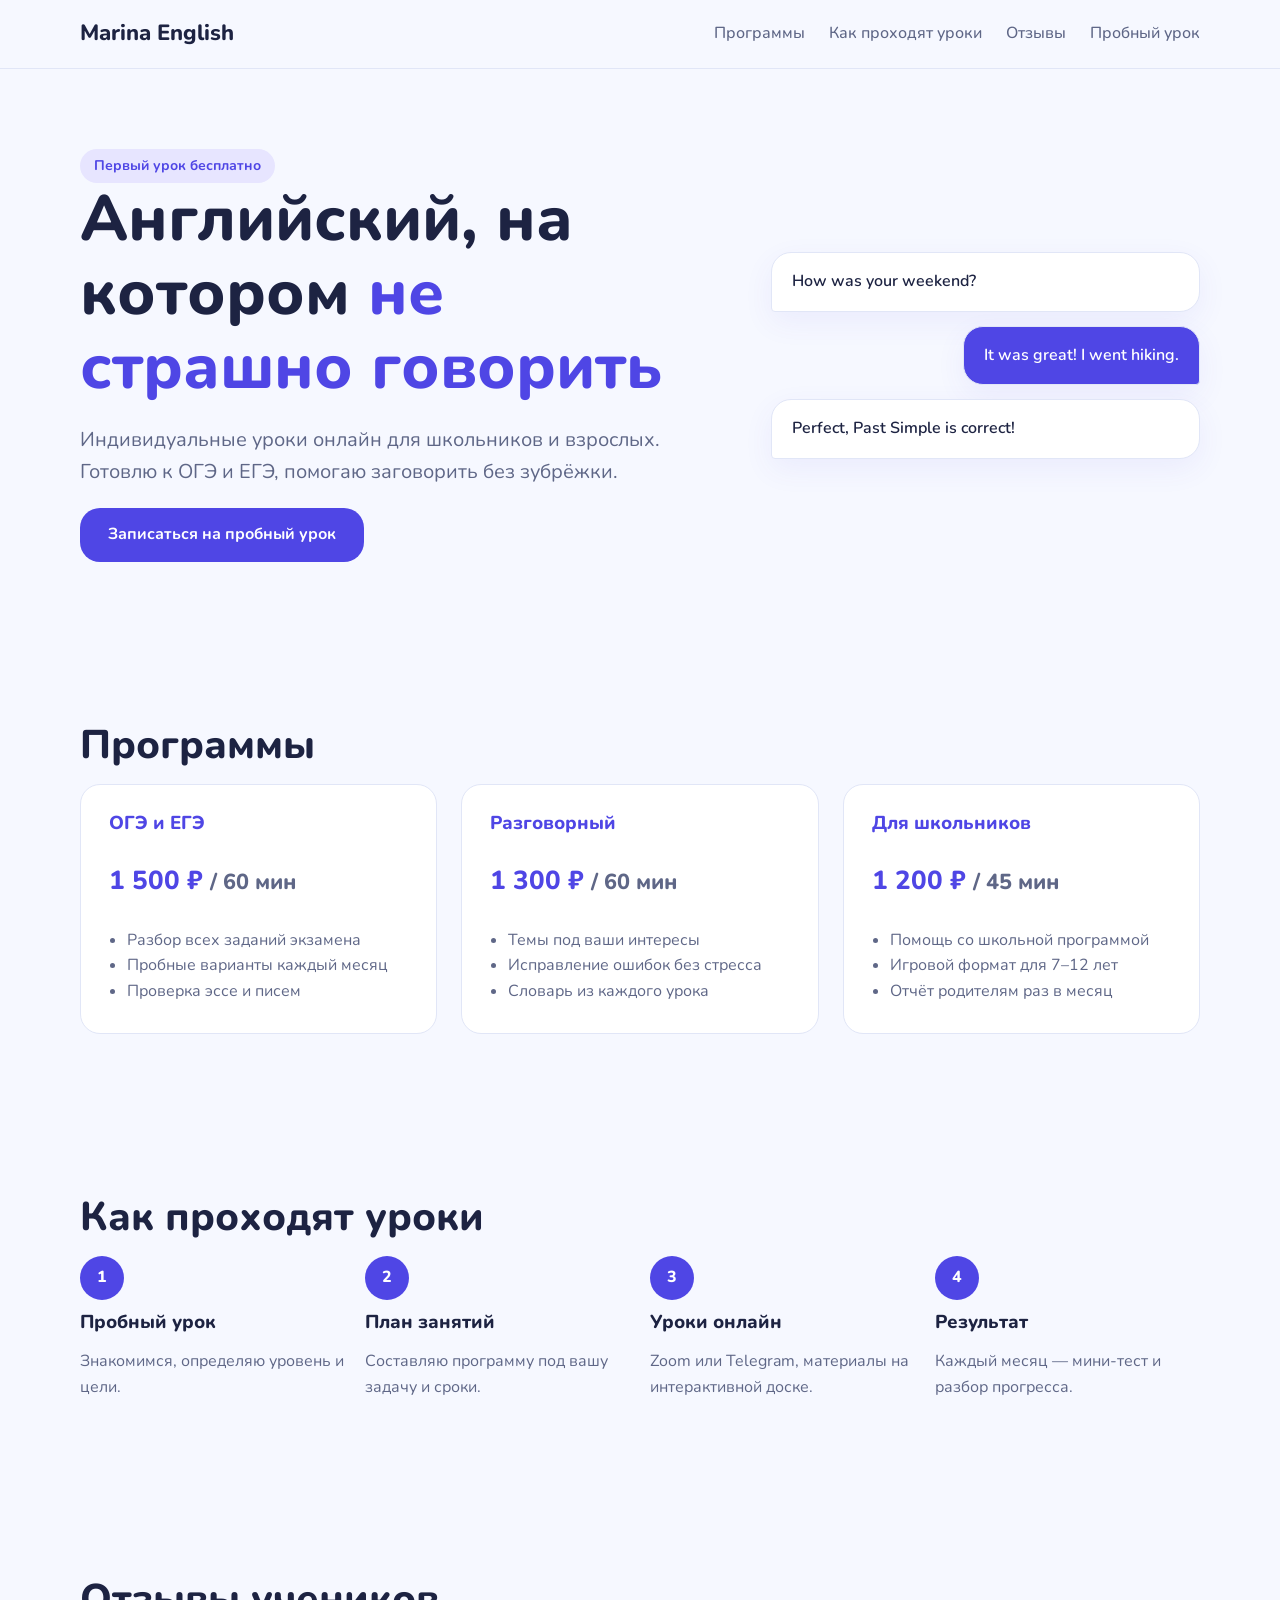
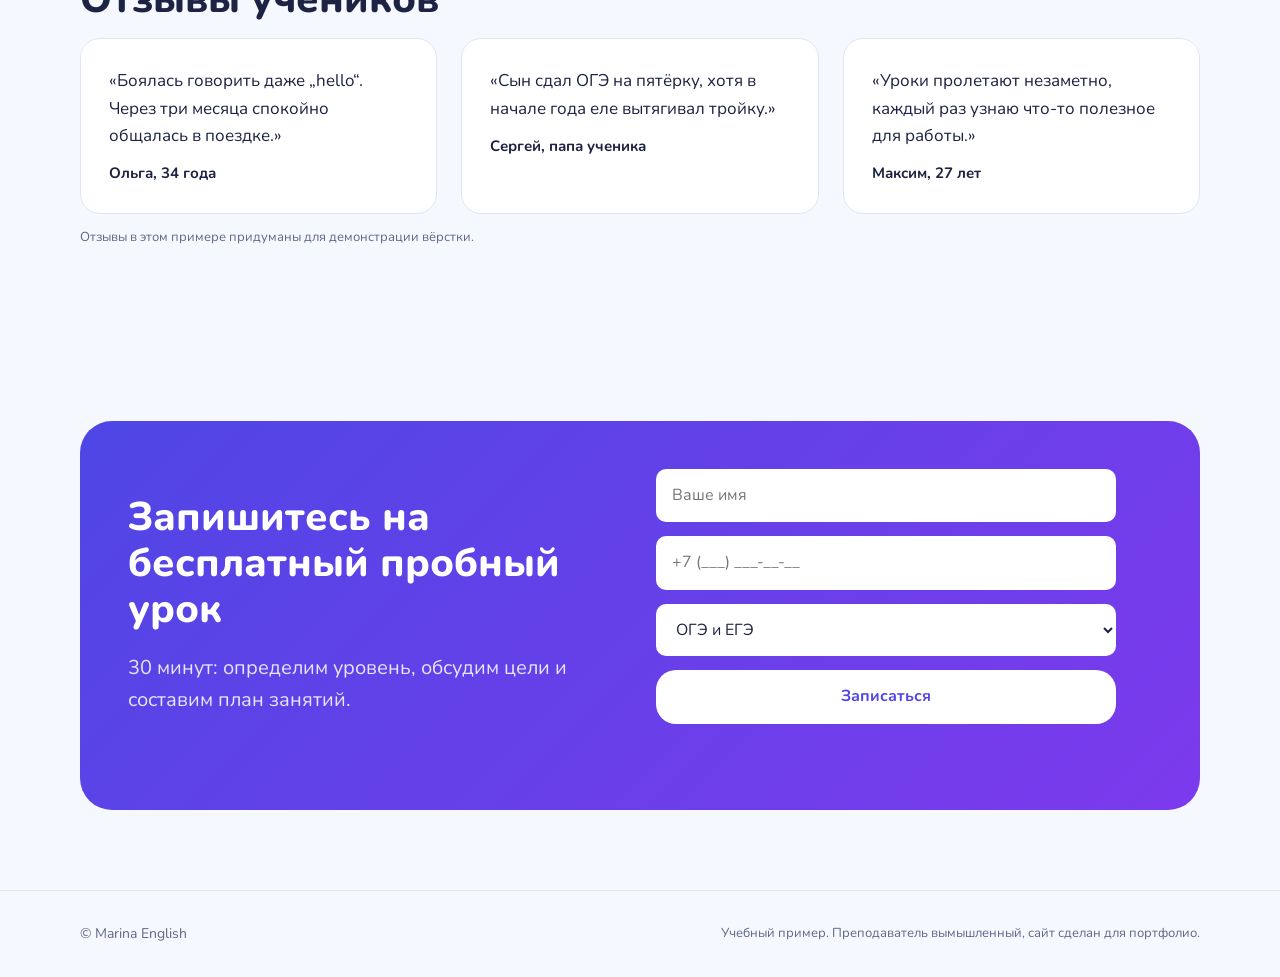
<file: tutor/index.html>
<!DOCTYPE html>
<html lang="ru">
<head>
  <meta charset="UTF-8">
  <meta name="viewport" content="width=device-width, initial-scale=1.0">
  <title>Английский онлайн с Мариной — уроки для школьников и взрослых</title>
  <meta name="description" content="Индивидуальные уроки английского онлайн: подготовка к ОГЭ и ЕГЭ, разговорный английский. Первый урок бесплатно.">
  <meta property="og:title" content="Английский онлайн с Мариной">
  <meta property="og:description" content="Подготовка к ОГЭ и ЕГЭ, разговорный английский. Первый урок бесплатно.">
  <link rel="preconnect" href="https://fonts.googleapis.com">
  <link rel="preconnect" href="https://fonts.gstatic.com" crossorigin>
  <link href="https://fonts.googleapis.com/css2?family=Nunito:wght@400;600;800&display=swap" rel="stylesheet">
  <link rel="stylesheet" href="../shared/base.css">
  <style>
    :root {
      --bg: #f6f8ff; --header-bg: #f6f8ffee; --card: #ffffff; --text: #1d2342; --muted: #5f6787;
      --line: #e1e6f7; --accent: #4f46e5; --on-accent: #fff; --radius: 20px;
      --font-head: "Nunito", sans-serif; --font-body: "Nunito", sans-serif;
    }
    h1, h2, h3 { font-weight: 800; }
    .hero .container { display: grid; grid-template-columns: 1.2fr .8fr; gap: 48px; align-items: center; }
    .hero h1 { font-size: clamp(36px, 5.5vw, 64px); }
    .hero h1 em { font-style: normal; color: var(--accent); }
    .badge { display: inline-block; padding: 6px 14px; border-radius: 999px; background: #e7e5ff; color: var(--accent); font-weight: 700; font-size: 14px; }
    .bubble-stack { display: grid; gap: 14px; }
    .bubble { background: var(--card); border: 1px solid var(--line); border-radius: 20px 20px 20px 4px; padding: 16px 20px; box-shadow: 0 10px 30px #4f46e512; font-weight: 600; }
    .bubble:nth-child(2) { justify-self: end; border-radius: 20px 20px 4px 20px; background: var(--accent); color: #fff; }
    .program .card h3 { color: var(--accent); }
    .program .card ul { padding-left: 18px; margin: 12px 0 0; color: var(--muted); }
    .steps { counter-reset: step; display: grid; gap: 20px; grid-template-columns: repeat(auto-fit, minmax(220px, 1fr)); }
    .step { counter-increment: step; position: relative; padding-top: 56px; }
    .step::before { content: counter(step); position: absolute; top: 0; left: 0; width: 44px; height: 44px; border-radius: 50%; background: var(--accent); color: #fff; display: grid; place-items: center; font-weight: 800; }
    .review { font-size: 17px; }
    .review b { display: block; margin-top: 12px; font-size: 15px; }
    .cta { background: linear-gradient(135deg, #4f46e5, #7c3aed); color: #fff; border-radius: 32px; padding: 48px; display: grid; grid-template-columns: 1fr 1fr; gap: 32px; align-items: center; }
    .cta .lead { color: #e7e5ff; }
    .cta .btn { background: #fff; color: var(--accent); }
    .cta .form input, .cta .form select { border: 0; }
    .cta .form-status[data-state="ok"] { color: #bbf7d0; }
    .cta .form-status[data-state="error"] { color: #fecaca; }
    @media (max-width: 760px) { .hero .container, .cta { grid-template-columns: 1fr; } .cta { padding: 28px; } }
  </style>
</head>
<body>
  <header class="header">
    <div class="container">
      <a class="logo" href="#top">Marina English</a>
      <button class="menu-toggle" data-menu-toggle aria-controls="nav" aria-expanded="false">Меню</button>
      <nav class="nav" id="nav">
        <a href="#program">Программы</a>
        <a href="#how">Как проходят уроки</a>
        <a href="#reviews">Отзывы</a>
        <a href="#trial">Пробный урок</a>
      </nav>
    </div>
  </header>

  <main id="top">
    <section class="hero">
      <div class="container">
        <div>
          <span class="badge">Первый урок бесплатно</span>
          <h1>Английский, на котором <em>не страшно говорить</em></h1>
          <p class="lead">Индивидуальные уроки онлайн для школьников и взрослых. Готовлю к ОГЭ и ЕГЭ, помогаю заговорить без зубрёжки.</p>
          <a class="btn" href="#trial">Записаться на пробный урок</a>
        </div>
        <div class="bubble-stack" aria-hidden="true">
          <div class="bubble">How was your weekend?</div>
          <div class="bubble">It was great! I went hiking.</div>
          <div class="bubble">Perfect, Past Simple is correct!</div>
        </div>
      </div>
    </section>

    <section id="program" class="program">
      <div class="container">
        <h2>Программы</h2>
        <div class="grid">
          <div class="card"><h3>ОГЭ и ЕГЭ</h3><p class="price">1 500 ₽ <small class="muted">/ 60 мин</small></p>
            <ul><li>Разбор всех заданий экзамена</li><li>Пробные варианты каждый месяц</li><li>Проверка эссе и писем</li></ul></div>
          <div class="card"><h3>Разговорный</h3><p class="price">1 300 ₽ <small class="muted">/ 60 мин</small></p>
            <ul><li>Темы под ваши интересы</li><li>Исправление ошибок без стресса</li><li>Словарь из каждого урока</li></ul></div>
          <div class="card"><h3>Для школьников</h3><p class="price">1 200 ₽ <small class="muted">/ 45 мин</small></p>
            <ul><li>Помощь со школьной программой</li><li>Игровой формат для 7–12 лет</li><li>Отчёт родителям раз в месяц</li></ul></div>
        </div>
      </div>
    </section>

    <section id="how">
      <div class="container">
        <h2>Как проходят уроки</h2>
        <div class="steps">
          <div class="step"><h3>Пробный урок</h3><p class="muted">Знакомимся, определяю уровень и цели.</p></div>
          <div class="step"><h3>План занятий</h3><p class="muted">Составляю программу под вашу задачу и сроки.</p></div>
          <div class="step"><h3>Уроки онлайн</h3><p class="muted">Zoom или Telegram, материалы на интерактивной доске.</p></div>
          <div class="step"><h3>Результат</h3><p class="muted">Каждый месяц — мини-тест и разбор прогресса.</p></div>
        </div>
      </div>
    </section>

    <section id="reviews">
      <div class="container">
        <h2>Отзывы учеников</h2>
        <div class="grid">
          <div class="card review">«Боялась говорить даже „hello“. Через три месяца спокойно общалась в поездке.»<b>Ольга, 34 года</b></div>
          <div class="card review">«Сын сдал ОГЭ на пятёрку, хотя в начале года еле вытягивал тройку.»<b>Сергей, папа ученика</b></div>
          <div class="card review">«Уроки пролетают незаметно, каждый раз узнаю что-то полезное для работы.»<b>Максим, 27 лет</b></div>
        </div>
        <p class="muted demo-note">Отзывы в этом примере придуманы для демонстрации вёрстки.</p>
      </div>
    </section>

    <section id="trial">
      <div class="container">
        <div class="cta">
          <div>
            <h2>Запишитесь на бесплатный пробный урок</h2>
            <p class="lead">30 минут: определим уровень, обсудим цели и составим план занятий.</p>
          </div>
          <form class="form" data-demo-form novalidate>
            <input name="name" placeholder="Ваше имя" autocomplete="name">
            <input name="phone" placeholder="+7 (___) ___-__-__" inputmode="tel" autocomplete="tel">
            <select name="program" aria-label="Программа"><option>ОГЭ и ЕГЭ</option><option>Разговорный</option><option>Для школьников</option></select>
            <button class="btn" type="submit">Записаться</button>
            <p class="form-status" data-form-status role="status"></p>
          </form>
        </div>
      </div>
    </section>
  </main>

  <footer class="footer">
    <div class="container">
      <span>© Marina English</span>
      <span class="demo-note">Учебный пример. Преподаватель вымышленный, сайт сделан для портфолио.</span>
    </div>
  </footer>
  <script src="../shared/form.js"></script>
</body>
</html>
</file>
<file: shared/base.css>
/* Общая основа для всех демо-лендингов. Цвета и шрифты задаёт каждая страница. */
*, *::before, *::after { box-sizing: border-box; }
html { scroll-behavior: smooth; }
body {
  margin: 0;
  font-family: var(--font-body, "Segoe UI", Roboto, Arial, sans-serif);
  color: var(--text);
  background: var(--bg);
  line-height: 1.6;
}
img { max-width: 100%; display: block; }
a { color: inherit; }
.container { width: min(1120px, 100% - 32px); margin-inline: auto; }
section { padding: 80px 0; }
h1, h2, h3 { font-family: var(--font-head, inherit); line-height: 1.15; margin: 0 0 16px; }
h2 { font-size: clamp(28px, 4vw, 40px); }
.lead { font-size: clamp(17px, 2vw, 20px); color: var(--muted); max-width: 620px; }

/* Шапка */
.header { position: sticky; top: 0; z-index: 10; background: var(--header-bg, var(--bg)); border-bottom: 1px solid var(--line); }
.header .container { display: flex; align-items: center; justify-content: space-between; gap: 16px; min-height: 68px; }
.logo { font-family: var(--font-head, inherit); font-weight: 800; font-size: 22px; text-decoration: none; }
.nav { display: flex; gap: 24px; align-items: center; }
.nav a { text-decoration: none; color: var(--muted); font-weight: 500; }
.nav a:hover { color: var(--text); }
.menu-toggle { display: none; background: none; border: 1px solid var(--line); border-radius: 8px; padding: 8px 12px; color: var(--text); font: inherit; cursor: pointer; }

/* Кнопки */
.btn {
  display: inline-block; padding: 14px 28px; border-radius: var(--radius, 10px);
  background: var(--accent); color: var(--on-accent); font-weight: 700;
  text-decoration: none; border: 0; cursor: pointer; font: inherit; font-weight: 700;
  transition: transform .15s ease, filter .15s ease;
}
.btn:hover { transform: translateY(-2px); filter: brightness(1.05); }
.btn-ghost { background: transparent; color: var(--text); border: 2px solid var(--line); }

/* Сетки и карточки */
.grid { display: grid; gap: 24px; grid-template-columns: repeat(auto-fit, minmax(240px, 1fr)); }
.card { background: var(--card); border: 1px solid var(--line); border-radius: var(--radius, 14px); padding: 28px; }
.price { font-size: 26px; font-weight: 800; color: var(--accent-text, var(--accent)); }
.muted { color: var(--muted); }

/* Форма */
.form { display: grid; gap: 14px; max-width: 460px; }
.form input, .form select {
  font: inherit; padding: 14px 16px; border-radius: 10px; border: 1px solid var(--line);
  background: var(--card); color: var(--text);
}
.form-status { min-height: 24px; margin: 0; font-weight: 600; }
.form-status[data-state="ok"] { color: #16a34a; }
.form-status[data-state="error"] { color: #dc2626; }

.footer { padding: 32px 0; border-top: 1px solid var(--line); color: var(--muted); font-size: 14px; }
.footer .container { display: flex; flex-wrap: wrap; justify-content: space-between; gap: 12px; }
.demo-note { font-size: 13px; }

@media (max-width: 760px) {
  section { padding: 56px 0; }
  .menu-toggle { display: inline-block; }
  .nav {
    position: absolute; top: 68px; left: 0; right: 0; flex-direction: column; align-items: stretch;
    gap: 0; background: var(--header-bg, var(--bg)); border-bottom: 1px solid var(--line); display: none;
  }
  .nav.is-open { display: flex; }
  .nav a { padding: 14px 16px; border-top: 1px solid var(--line); }
}
</file>
